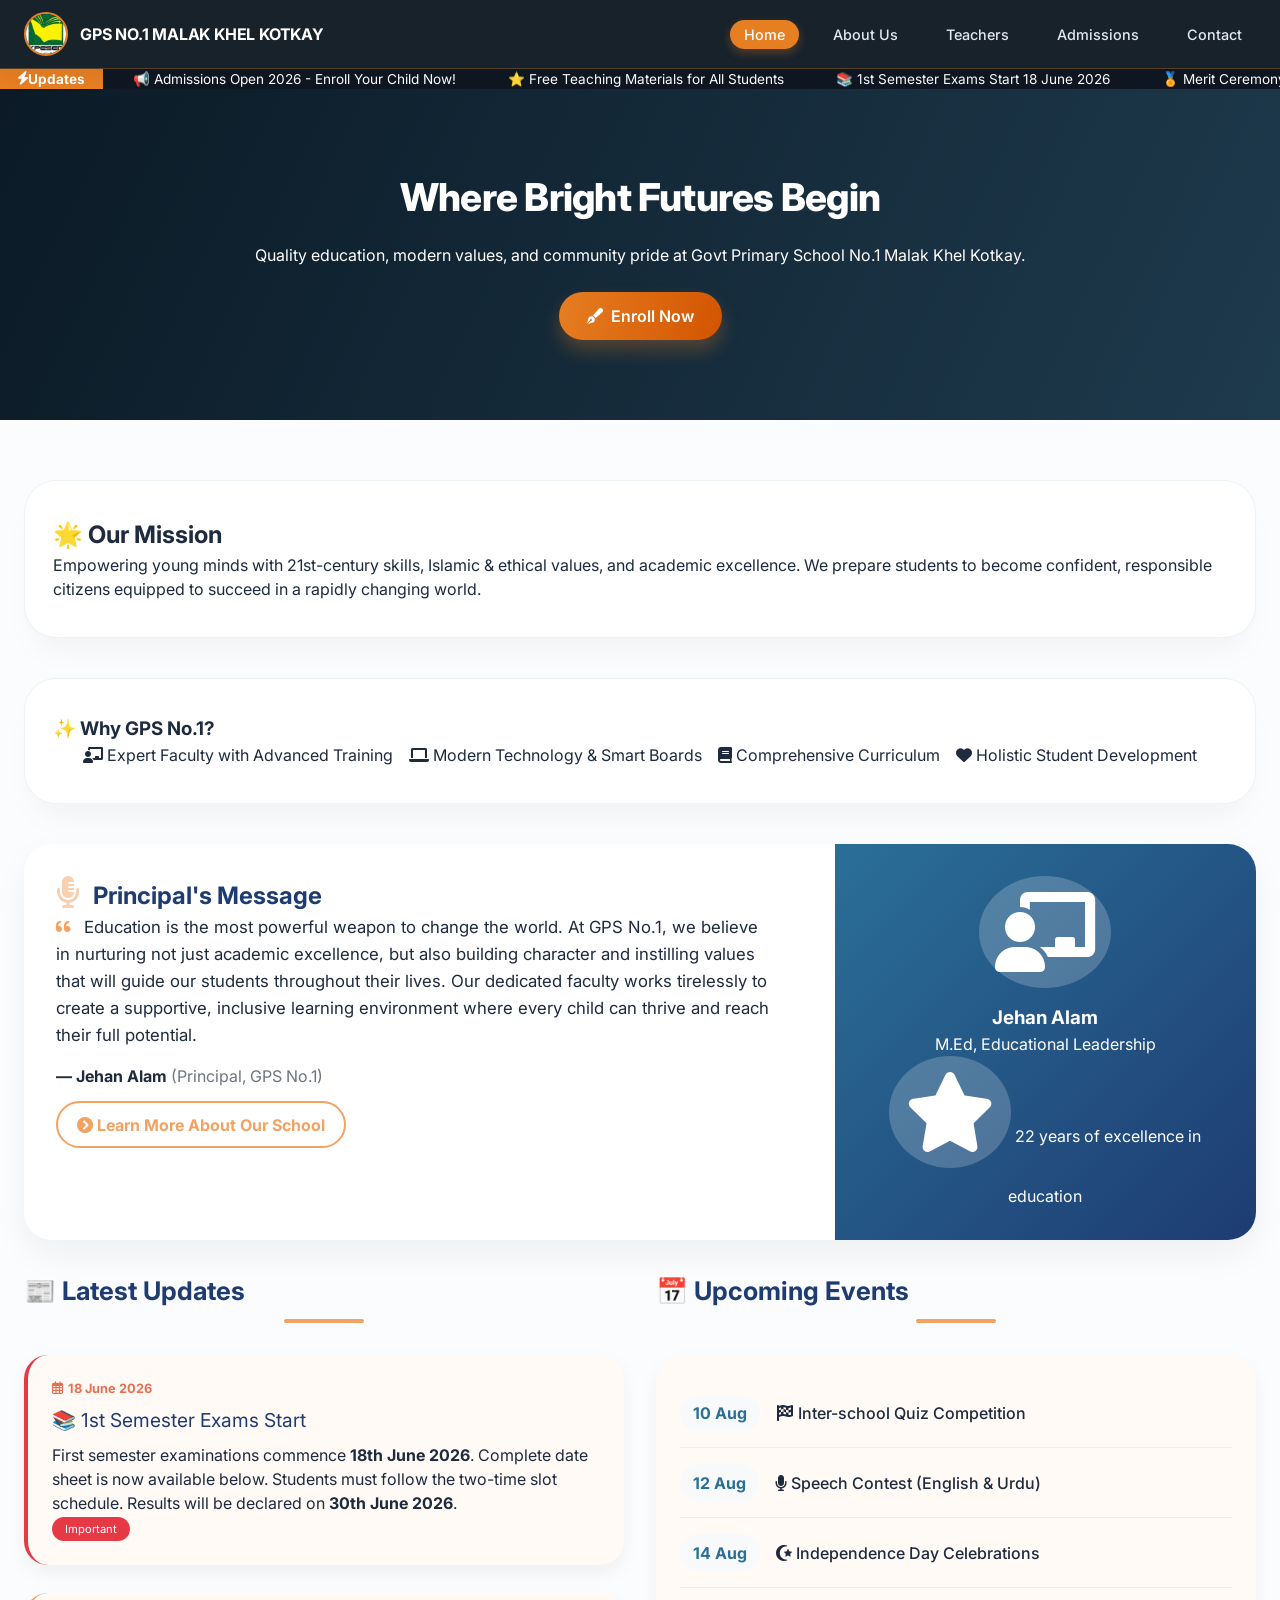
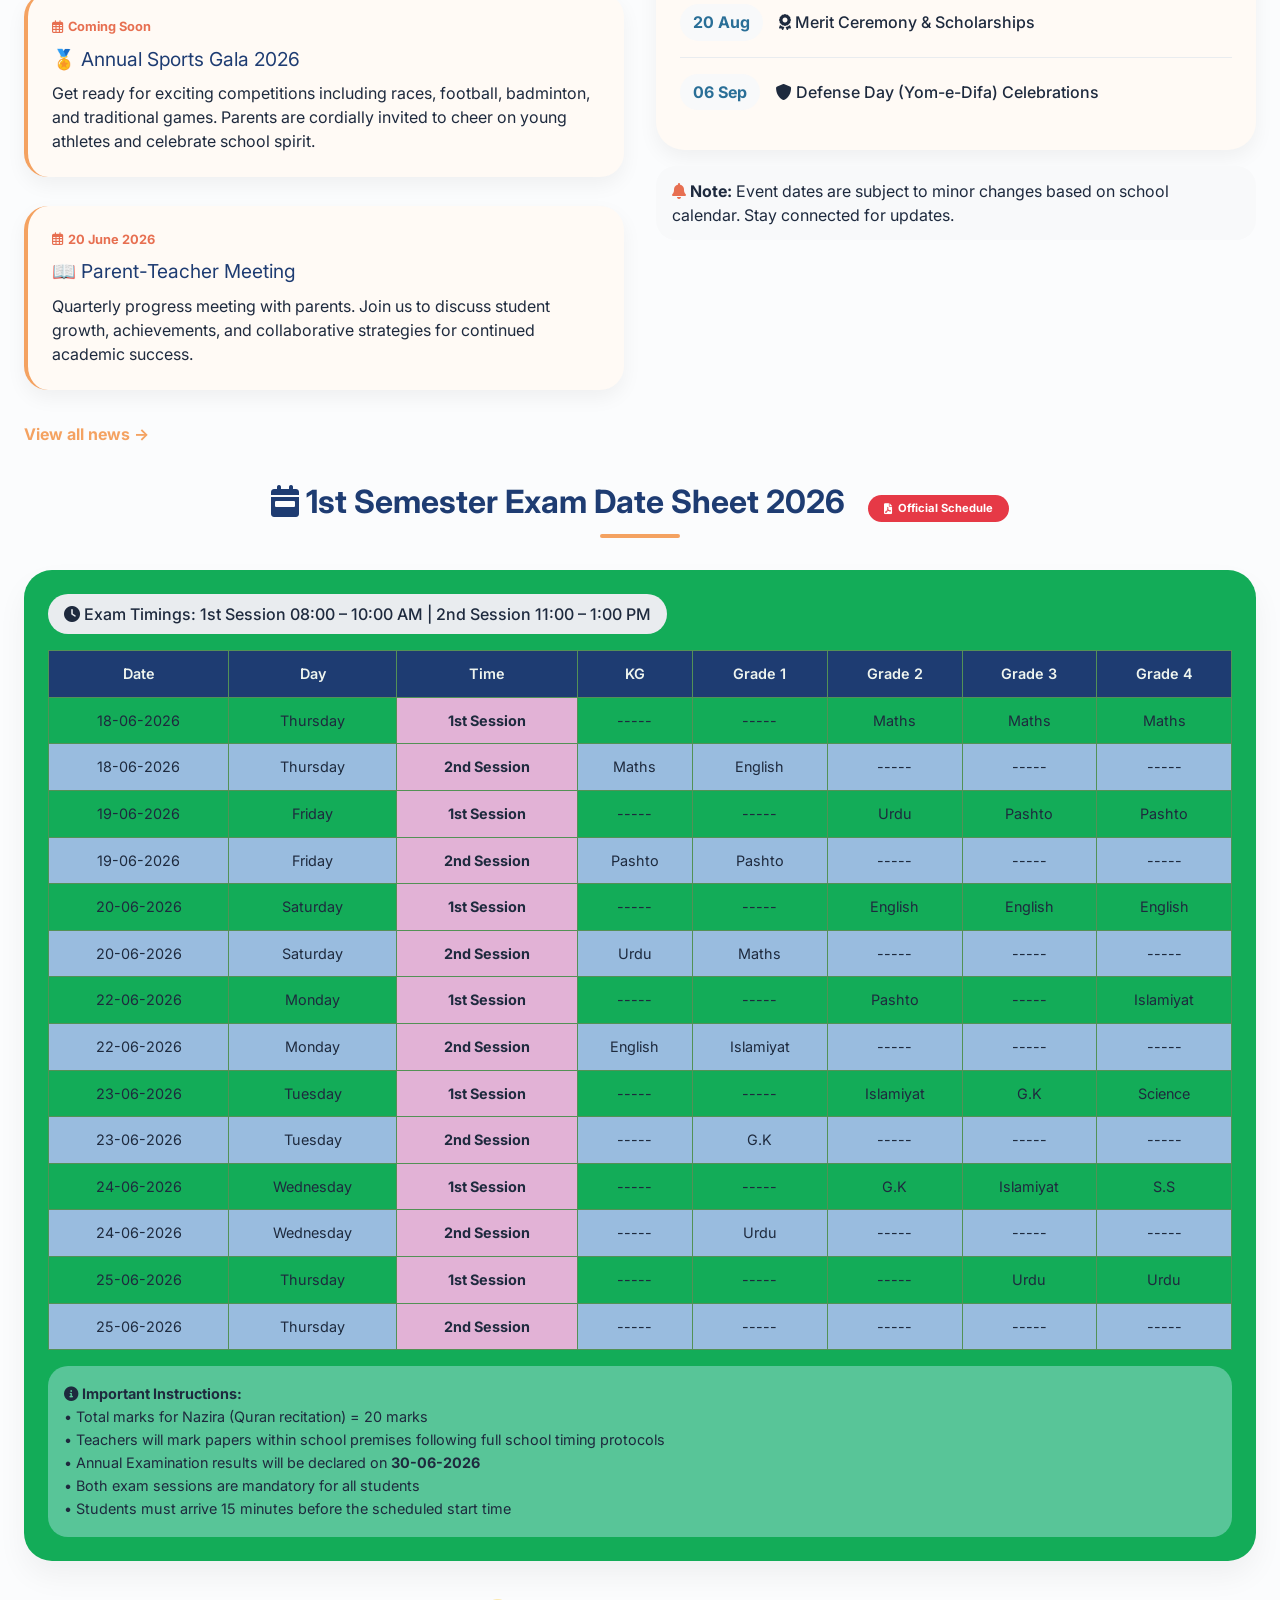
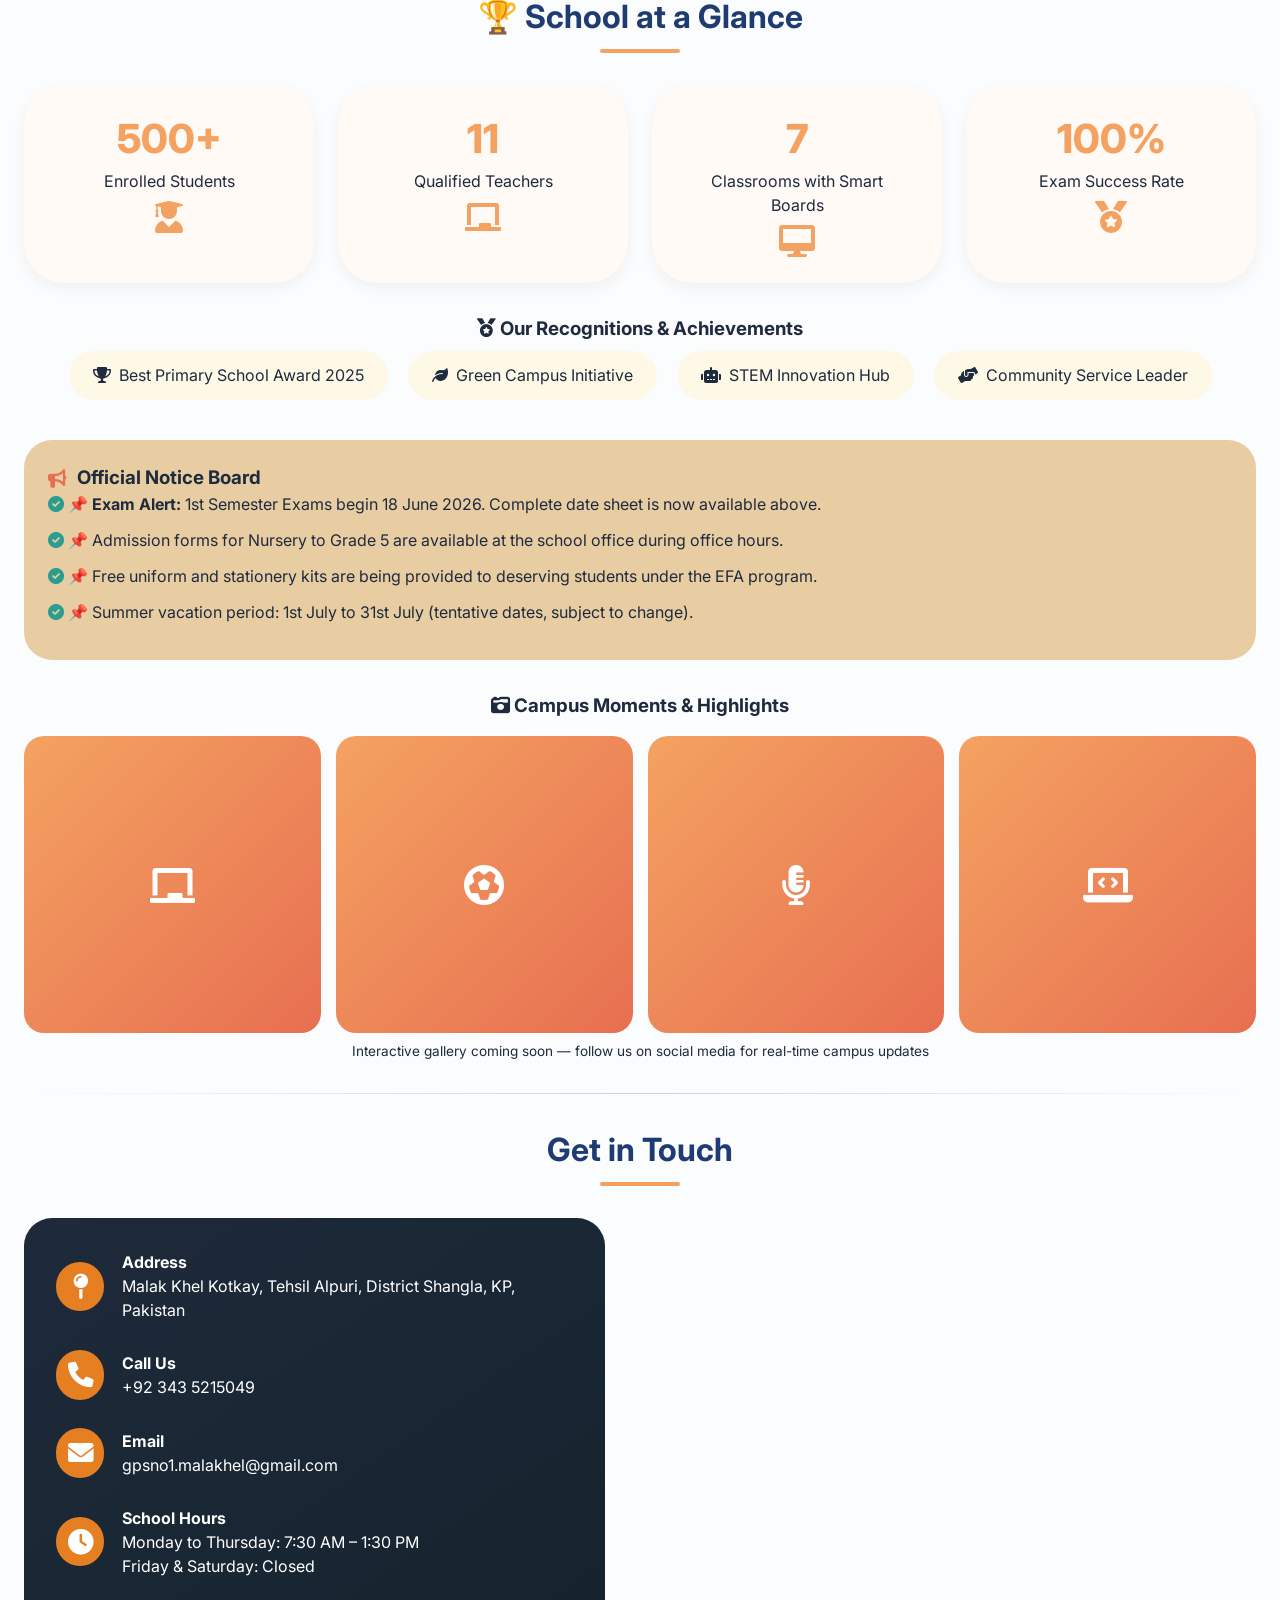
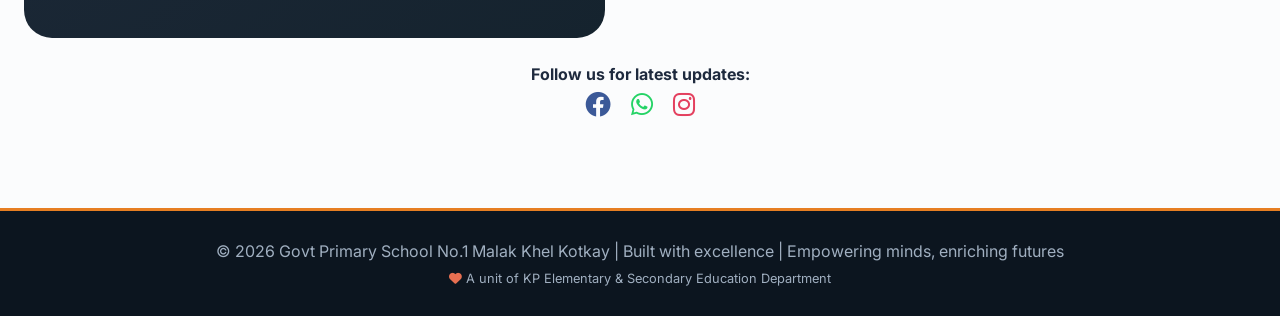
<file: index.html>
<!DOCTYPE html>
<html lang="en">
<head>
    <meta charset="UTF-8">
    <meta name="viewport" content="width=device-width, initial-scale=1.0, viewport-fit=cover">
    <title>GPS No.1 Malak Khel | Date Sheet & Updates</title>
    <link rel="stylesheet" href="style.css">
    <link rel="stylesheet" href="https://cdnjs.cloudflare.com/ajax/libs/font-awesome/6.0.0/css/all.min.css">
    <link rel="preconnect" href="https://fonts.googleapis.com">
    <link rel="preconnect" href="https://fonts.gstatic.com" crossorigin>
    <style>
        /* Additional styles to enhance new sections while respecting existing style.css */
        .section-title {
            font-size: 2rem;
            text-align: center;
            margin-bottom: 2rem;
            color: #1e3c72;
            position: relative;
            padding-bottom: 0.75rem;
        }
        .section-title:after {
            content: '';
            position: absolute;
            bottom: 0;
            left: 50%;
            transform: translateX(-50%);
            width: 80px;
            height: 4px;
            background: #f4a261;
            border-radius: 2px;
        }
        .principal-grid {
            display: flex;
            flex-wrap: wrap;
            gap: 2rem;
            background: #fff;
            border-radius: 28px;
            box-shadow: 0 15px 35px rgba(0,0,0,0.05);
            overflow: hidden;
            margin: 2rem 0;
        }
        .principal-message {
            flex: 2;
            padding: 2rem;
        }
        .principal-img {
            flex: 1;
            background: linear-gradient(135deg, #2a6f97, #1e3c72);
            display: flex;
            flex-direction: column;
            align-items: center;
            justify-content: center;
            padding: 2rem;
            text-align: center;
            color: white;
        }
        .principal-img i {
            font-size: 5rem;
            margin-bottom: 1rem;
            background: rgba(255,255,255,0.2);
            padding: 1rem;
            border-radius: 50%;
        }
        .quote-icon {
            font-size: 2rem;
            color: #f4a261;
            opacity: 0.5;
            margin-right: 0.5rem;
        }
        .news-grid {
            display: grid;
            grid-template-columns: repeat(auto-fit, minmax(280px, 1fr));
            gap: 1.8rem;
            margin: 2rem 0;
        }
        .news-card {
            background: #fffaf5;
            border-radius: 24px;
            padding: 1.5rem;
            box-shadow: 0 8px 20px rgba(0,0,0,0.05);
            transition: transform 0.2s ease;
            border-left: 4px solid #f4a261;
        }
        .news-card:hover {
            transform: translateY(-5px);
        }
        .news-date {
            font-size: 0.8rem;
            color: #e76f51;
            font-weight: bold;
            margin-bottom: 0.5rem;
            display: flex;
            align-items: center;
            gap: 0.3rem;
        }
        .news-title {
            font-size: 1.2rem;
            margin: 0.5rem 0;
            color: #1e3c72;
        }
        .event-list {
            background: #fffaf5;
            border-radius: 28px;
            padding: 1.5rem;
            box-shadow: 0 8px 20px rgba(0,0,0,0.05);
        }
        .event-item {
            display: flex;
            gap: 1rem;
            padding: 1rem 0;
            border-bottom: 1px solid #e9ecef;
            align-items: center;
        }
        .event-item:last-child {
            border-bottom: none;
        }
        .event-date {
            min-width: 70px;
            background: #f8f9fa;
            padding: 0.4rem 0.8rem;
            border-radius: 40px;
            font-weight: bold;
            color: #2a6f97;
            text-align: center;
        }
        .event-name {
            font-weight: 500;
        }
        .stats-container {
            display: flex;
            flex-wrap: wrap;
            justify-content: space-around;
            gap: 1.5rem;
            margin: 2rem 0;
            text-align: center;
        }
        .stat-card {
            background: #fffaf5;
            border-radius: 40px;
            padding: 1.5rem 2rem;
            flex: 1;
            min-width: 140px;
            box-shadow: 0 5px 15px rgba(0,0,0,0.05);
            transition: all 0.2s;
        }
        .stat-card:hover {
            transform: translateY(-3px);
            box-shadow: 0 8px 25px rgba(0,0,0,0.1);
        }
        .stat-card i {
            font-size: 2rem;
            color: #f4a261;
            margin-top: 0.5rem;
        }
        .stat-number {
            font-size: 2.5rem;
            font-weight: 800;
            color: #f4a261;
        }
        .achievements-badge {
            background: #fef9e6;
            padding: 0.8rem 1.5rem;
            border-radius: 60px;
            display: inline-flex;
            align-items: center;
            gap: 0.5rem;
            margin: 0.5rem;
        }
        .two-columns {
            display: grid;
            grid-template-columns: 1fr 1fr;
            gap: 2rem;
            margin: 2rem 0;
        }
        @media (max-width: 768px) {
            .two-columns {
                grid-template-columns: 1fr;
            }
            .principal-grid {
                flex-direction: column;
            }
            .stat-card {
                padding: 1rem;
            }
            .stats-container {
                flex-direction: column;
            }
        }
        .btn-outline {
            background: transparent;
            border: 2px solid #f4a261;
            color: #f4a261;
            padding: 0.6rem 1.2rem;
            border-radius: 40px;
            font-weight: bold;
            transition: 0.2s;
            display: inline-block;
            margin-top: 0.8rem;
            cursor: pointer;
            text-decoration: none;
        }
        .btn-outline:hover {
            background: #f4a261;
            color: white;
        }
        hr.divider {
            margin: 2rem 0;
            border: 0;
            height: 1px;
            background: linear-gradient(to right, transparent, #d6d0d0, transparent);
        }
        /* Date Sheet Table Styles */
        .datesheet-container {
            background: rgb(19, 172, 88);
            border-radius: 28px;
            padding: 1.5rem;
            box-shadow: 0 15px 30px rgba(0,0,0,0.05);
            overflow-x: auto;
            margin: 2rem 0;
        }
        .datesheet-table {
            width: 100%;
            border-collapse: collapse;
            font-size: 0.9rem;
            min-width: 700px;
        }
        .datesheet-table th, .datesheet-table td {
            border: 1px solid #539156;
            padding: 12px 8px;
            text-align: center;
            vertical-align: middle;
        }
        .datesheet-table th {
            background: #1e3c72;
            color: rgb(239, 245, 239);
            font-weight: 600;
        }
        .datesheet-table tr:nth-child(even) {
            background: #99bcdf;
        }
        .time-slot {
            background: #e2b2d6;
            font-weight: bold;
        }
        .exam-note {
            background: #58c598;
            padding: 1rem;
            border-radius: 20px;
            margin-top: 1rem;
            font-size: 0.9rem;
            line-height: 1.6;
        }
        .pdf-badge {
            display: inline-flex;
            align-items: center;
            gap: 6px;
            background: #e63946;
            color: white;
            padding: 0.3rem 1rem;
            border-radius: 40px;
            font-size: 0.7rem;
            margin-left: 1rem;
        }
        .timing-info {
            margin-bottom: 1rem;
            font-weight: 500;
            background: #e9ecef;
            padding: 0.5rem 1rem;
            border-radius: 40px;
            display: inline-block;
        }
        .gallery-grid {
            display: grid;
            grid-template-columns: repeat(auto-fit, minmax(120px, 1fr));
            gap: 15px;
            justify-content: center;
            margin-top: 1rem;
        }
        .gallery-item {
            background: linear-gradient(135deg, #f4a261, #e76f51);
            width: 100%;
            aspect-ratio: 1;
            border-radius: 20px;
            display: flex;
            align-items: center;
            justify-content: center;
            font-size: 2.5rem;
            color: white;
            transition: transform 0.2s;
        }
        .gallery-item:hover {
            transform: scale(1.05);
        }
    </style>
</head>
<body>

<nav class="navbar">
    <div class="logo-flex">
        <img src="logo.png" alt="GPS No.1 Logo" class="logo-img" onerror="this.src='https://placehold.co/45x45?text=GPS'">
        <span class="logo-text">GPS NO.1 MALAK KHEL KOTKAY</span>
    </div>
    <div class="mobile-toggle" onclick="toggleMenu()"><i class="fas fa-bars"></i></div>
    <ul class="nav-links" id="navMenu">
        <li class="active"><a href="index.html">Home</a></li>
        <li><a href="about.html">About Us</a></li>
        <li><a href="teachers.html">Teachers</a></li>
        <li><a href="admission.html">Admissions</a></li>
        <li><a href="#contact">Contact</a></li>
    </ul>
</nav>

<!-- Ticker with exam announcement -->
<div class="ticker-wrap">
    <div class="ticker-title"><i class="fas fa-bolt"></i> Updates</div>
    <div class="ticker-content">
        <div class="ticker-text">
            <span>📢 Admissions Open 2026 - Enroll Your Child Now!</span>
            <span>⭐ Free Teaching Materials for All Students</span>
            <span>📚 1st Semester Exams Start 18 June 2026</span>
            <span>🏅 Merit Ceremony & Scholarships Coming Soon</span>
        </div>
    </div>
</div>

<header class="hero-global">
    <h1>Where Bright Futures Begin</h1>
    <p>Quality education, modern values, and community pride at Govt Primary School No.1 Malak Khel Kotkay.</p>
    <a href="admission.html" class="cta-btn"><i class="fas fa-pen-fancy"></i> Enroll Now</a>
</header>

<main class="section-container">
    <!-- Mission & Why Us -->
    <div class="welcome-box">
        <h2>🌟 Our Mission</h2>
        <p>Empowering young minds with 21st-century skills, Islamic & ethical values, and academic excellence. We prepare students to become confident, responsible citizens equipped to succeed in a rapidly changing world.</p>
    </div>
    
    <div class="welcome-box">
        <h3>✨ Why GPS No.1?</h3>
        <div style="display:flex; flex-wrap:wrap; gap:16px; justify-content:center">
            <p><i class="fas fa-chalkboard-user"></i> Expert Faculty with Advanced Training</p>
            <p><i class="fas fa-laptop"></i> Modern Technology & Smart Boards</p>
            <p><i class="fas fa-book"></i> Comprehensive Curriculum</p>
            <p><i class="fas fa-heart"></i> Holistic Student Development</p>
        </div>
    </div>

    <!-- Principal's Message -->
    <div class="principal-grid">
        <div class="principal-message">
            <h2 style="color: #1e3c72;"><i class="fas fa-microphone-alt quote-icon"></i> Principal's Message</h2>
            <p style="font-size: 1.05rem; line-height: 1.6;"><i class="fas fa-quote-left" style="margin-right: 8px; color: #f4a261;"></i> Education is the most powerful weapon to change the world. At GPS No.1, we believe in nurturing not just academic excellence, but also building character and instilling values that will guide our students throughout their lives. Our dedicated faculty works tirelessly to create a supportive, inclusive learning environment where every child can thrive and reach their full potential.</p>
            <p style="margin-top: 1rem; font-weight: bold;">— Jehan Alam <span style="font-weight: normal; color: #6c757d;">(Principal, GPS No.1)</span></p>
            <a href="about.html" class="btn-outline"><i class="fas fa-chevron-circle-right"></i> Learn More About Our School</a>
        </div>
        <div class="principal-img">
            <i class="fas fa-chalkboard-user"></i>
            <h3>Jehan Alam</h3>
            <p>M.Ed, Educational Leadership</p>
            <p><i class="fas fa-star"></i> 22 years of excellence in education</p>
        </div>
    </div>

    <!-- Two columns: Latest News + Upcoming Events -->
    <div class="two-columns">
        <div>
            <h2 class="section-title" style="text-align: left; font-size: 1.6rem;">📰 Latest Updates</h2>
            <div class="news-grid" style="grid-template-columns: 1fr;">
                <div class="news-card" style="border-left-color: #e63946;">
                    <div class="news-date"><i class="far fa-calendar-alt"></i> 18 June 2026</div>
                    <div class="news-title">📚 1st Semester Exams Start</div>
                    <p>First semester examinations commence <strong>18th June 2026</strong>. Complete date sheet is now available below. Students must follow the two-time slot schedule. Results will be declared on <strong>30th June 2026</strong>.</p>
                    <span style="display: inline-block; background: #e63946; color: white; padding: 0.2rem 0.8rem; border-radius: 20px; font-size: 0.7rem;">Important</span>
                </div>
                <div class="news-card">
                    <div class="news-date"><i class="far fa-calendar-alt"></i> Coming Soon</div>
                    <div class="news-title">🏅 Annual Sports Gala 2026</div>
                    <p>Get ready for exciting competitions including races, football, badminton, and traditional games. Parents are cordially invited to cheer on young athletes and celebrate school spirit.</p>
                </div>
                <div class="news-card">
                    <div class="news-date"><i class="far fa-calendar-alt"></i> 20 June 2026</div>
                    <div class="news-title">📖 Parent-Teacher Meeting</div>
                    <p>Quarterly progress meeting with parents. Join us to discuss student growth, achievements, and collaborative strategies for continued academic success.</p>
                </div>
            </div>
            <a href="#" style="color:#f4a261; font-weight:bold; text-decoration: none;">View all news →</a>
        </div>
        <div>
            <h2 class="section-title" style="text-align: left; font-size: 1.6rem;">📅 Upcoming Events</h2>
            <div class="event-list">
                <div class="event-item"><div class="event-date">10 Aug</div><div class="event-name"><i class="fas fa-flag-checkered"></i> Inter-school Quiz Competition</div></div>
                <div class="event-item"><div class="event-date">12 Aug</div><div class="event-name"><i class="fas fa-microphone"></i> Speech Contest (English & Urdu)</div></div>
                <div class="event-item"><div class="event-date">14 Aug</div><div class="event-name"><i class="fas fa-star-and-crescent"></i> Independence Day Celebrations</div></div>
                <div class="event-item"><div class="event-date">20 Aug</div><div class="event-name"><i class="fas fa-award"></i> Merit Ceremony & Scholarships</div></div>
                <div class="event-item"><div class="event-date">06 Sep</div><div class="event-name"><i class="fas fa-shield-alt"></i> Defense Day (Yom-e-Difa) Celebrations</div></div>
            </div>
            <div style="margin-top: 1rem; background:#f8f9fa; border-radius: 20px; padding: 0.8rem 1rem;">
                <i class="fas fa-bell" style="color:#e76f51;"></i> <strong>Note:</strong> Event dates are subject to minor changes based on school calendar. Stay connected for updates.
            </div>
        </div>
    </div>

    <!-- ★ DATE SHEET SECTION (1st Semester Exam 2026) -->
    <h2 class="section-title" style="margin-top: 2rem;"><i class="fas fa-calendar-week"></i> 1st Semester Exam Date Sheet 2026 <span class="pdf-badge"><i class="fas fa-file-pdf"></i> Official Schedule</span></h2>
    <div class="datesheet-container">
        <div class="timing-info">
            <i class="fas fa-clock"></i> Exam Timings: 1st Session 08:00 – 10:00 AM | 2nd Session 11:00 – 1:00 PM
        </div>
        <div style="overflow-x: auto;">
            <table class="datesheet-table">
                <thead>
                    <tr>
                        <th>Date</th>
                        <th>Day</th>
                        <th>Time</th>
                        <th>KG</th>
                        <th>Grade 1</th>
                        <th>Grade 2</th>
                        <th>Grade 3</th>
                        <th>Grade 4</th>
                    </tr>
                </thead>
                <tbody>
                    <tr><td>18-06-2026</td><td>Thursday</td><td class="time-slot">1st Session</td><td>-----</td><td>-----</td><td>Maths</td><td>Maths</td><td>Maths</td></tr>
                    <tr><td>18-06-2026</td><td>Thursday</td><td class="time-slot">2nd Session</td><td>Maths</td><td>English</td><td>-----</td><td>-----</td><td>-----</td></tr>
                    <tr><td>19-06-2026</td><td>Friday</td><td class="time-slot">1st Session</td><td>-----</td><td>-----</td><td>Urdu</td><td>Pashto</td><td>Pashto</td></tr>
                    <tr><td>19-06-2026</td><td>Friday</td><td class="time-slot">2nd Session</td><td>Pashto</td><td>Pashto</td><td>-----</td><td>-----</td><td>-----</td></tr>
                    <tr><td>20-06-2026</td><td>Saturday</td><td class="time-slot">1st Session</td><td>-----</td><td>-----</td><td>English</td><td>English</td><td>English</td></tr>
                    <tr><td>20-06-2026</td><td>Saturday</td><td class="time-slot">2nd Session</td><td>Urdu</td><td>Maths</td><td>-----</td><td>-----</td><td>-----</td></tr>
                    <tr><td>22-06-2026</td><td>Monday</td><td class="time-slot">1st Session</td><td>-----</td><td>-----</td><td>Pashto</td><td>-----</td><td>Islamiyat</td></tr>
                    <tr><td>22-06-2026</td><td>Monday</td><td class="time-slot">2nd Session</td><td>English</td><td>Islamiyat</td><td>-----</td><td>-----</td><td>-----</td></tr>
                    <tr><td>23-06-2026</td><td>Tuesday</td><td class="time-slot">1st Session</td><td>-----</td><td>-----</td><td>Islamiyat</td><td>G.K</td><td>Science</td></tr>
                    <tr><td>23-06-2026</td><td>Tuesday</td><td class="time-slot">2nd Session</td><td>-----</td><td>G.K</td><td>-----</td><td>-----</td><td>-----</td></tr>
                    <tr><td>24-06-2026</td><td>Wednesday</td><td class="time-slot">1st Session</td><td>-----</td><td>-----</td><td>G.K</td><td>Islamiyat</td><td>S.S</td></tr>
                    <tr><td>24-06-2026</td><td>Wednesday</td><td class="time-slot">2nd Session</td><td>-----</td><td>Urdu</td><td>-----</td><td>-----</td><td>-----</td></tr>
                    <tr><td>25-06-2026</td><td>Thursday</td><td class="time-slot">1st Session</td><td>-----</td><td>-----</td><td>-----</td><td>Urdu</td><td>Urdu</td></tr>
                    <tr><td>25-06-2026</td><td>Thursday</td><td class="time-slot">2nd Session</td><td>-----</td><td>-----</td><td>-----</td><td>-----</td><td>-----</td></tr>
                </tbody>
            </table>
        </div>
        <div class="exam-note">
            <i class="fas fa-info-circle"></i> <strong>Important Instructions:</strong><br>
            • Total marks for Nazira (Quran recitation) = 20 marks<br>
            • Teachers will mark papers within school premises following full school timing protocols<br>
            • Annual Examination results will be declared on <strong>30-06-2026</strong><br>
            • Both exam sessions are mandatory for all students<br>
            • Students must arrive 15 minutes before the scheduled start time
        </div>
    </div>

    <!-- School Highlights & Stats -->
    <h2 class="section-title">🏆 School at a Glance</h2>
    <div class="stats-container">
        <div class="stat-card">
            <div class="stat-number">500+</div>
            <div>Enrolled Students</div>
            <i class="fas fa-user-graduate"></i>
        </div>
        <div class="stat-card">
            <div class="stat-number">11</div>
            <div>Qualified Teachers</div>
            <i class="fas fa-chalkboard"></i>
        </div>
        <div class="stat-card">
            <div class="stat-number">7</div>
            <div>Classrooms with Smart Boards</div>
            <i class="fas fa-desktop"></i>
        </div>
        <div class="stat-card">
            <div class="stat-number">100%</div>
            <div>Exam Success Rate</div>
            <i class="fas fa-medal"></i>
        </div>
    </div>

    <!-- Recognitions -->
    <div style="text-align: center; margin: 2rem 0;">
        <h3><i class="fas fa-medal"></i> Our Recognitions & Achievements</h3>
        <div>
            <span class="achievements-badge"><i class="fas fa-trophy"></i> Best Primary School Award 2025</span>
            <span class="achievements-badge"><i class="fas fa-leaf"></i> Green Campus Initiative</span>
            <span class="achievements-badge"><i class="fas fa-robot"></i> STEM Innovation Hub</span>
            <span class="achievements-badge"><i class="fas fa-hands-helping"></i> Community Service Leader</span>
        </div>
    </div>

    <!-- Notice Board -->
    <div style="background: #e9cda2; border-radius: 28px; padding: 1.5rem; margin: 2rem 0;">
        <h3 style="display: flex; align-items: center; gap: 10px;"><i class="fas fa-bullhorn" style="color:#e76f51;"></i> Official Notice Board</h3>
        <ul style="list-style: none; padding: 0;">
            <li style="margin-bottom: 12px;"><i class="fas fa-check-circle" style="color:#2a9d8f;"></i> 📌 <strong>Exam Alert:</strong> 1st Semester Exams begin 18 June 2026. Complete date sheet is now available above.</li>
            <li style="margin-bottom: 12px;"><i class="fas fa-check-circle" style="color:#2a9d8f;"></i> 📌 Admission forms for Nursery to Grade 5 are available at the school office during office hours.</li>
            <li style="margin-bottom: 12px;"><i class="fas fa-check-circle" style="color:#2a9d8f;"></i> 📌 Free uniform and stationery kits are being provided to deserving students under the EFA program.</li>
            <li style="margin-bottom: 12px;"><i class="fas fa-check-circle" style="color:#2a9d8f;"></i> 📌 Summer vacation period: 1st July to 31st July (tentative dates, subject to change).</li>
        </ul>
    </div>

    <!-- Gallery teaser -->
    <div style="text-align: center; margin: 2rem 0;">
        <h3><i class="fas fa-camera-retro"></i> Campus Moments & Highlights</h3>
        <div class="gallery-grid">
            <div class="gallery-item" title="Classroom Learning"><i class="fas fa-chalkboard"></i></div>
            <div class="gallery-item" title="Sports Activities"><i class="fas fa-futbol"></i></div>
            <div class="gallery-item" title="School Events"><i class="fas fa-microphone-alt"></i></div>
            <div class="gallery-item" title="Technology Lab"><i class="fas fa-laptop-code"></i></div>
        </div>
        <p style="margin-top: 0.5rem; font-size: 0.85rem;">Interactive gallery coming soon — follow us on social media for real-time campus updates</p>
    </div>

    <hr class="divider">

    <!-- Contact Section -->
    <section id="contact">
        <h2 class="section-title">Get in Touch</h2>
        <div class="contact-container">
            <div class="contact-info">
                <div class="info-item">
                    <i class="fas fa-map-pin"></i>
                    <div>
                        <h4>Address</h4>
                        <p>Malak Khel Kotkay, Tehsil Alpuri, District Shangla, KP, Pakistan</p>
                    </div>
                </div>
                <div class="info-item">
                    <i class="fas fa-phone"></i>
                    <div>
                        <h4>Call Us</h4>
                        <p><a href="tel:+923435215049" style="color: inherit; text-decoration: none;">+92 343 5215049</a></p>
                    </div>
                </div>
                <div class="info-item">
                    <i class="fas fa-envelope"></i>
                    <div>
                        <h4>Email</h4>
                        <p><a href="mailto:gpsno1.malakhel@gmail.com" style="color: inherit; text-decoration: none;">gpsno1.malakhel@gmail.com</a></p>
                    </div>
                </div>
                <div class="info-item">
                    <i class="fas fa-clock"></i>
                    <div>
                        <h4>School Hours</h4>
                        <p>Monday to Thursday: 7:30 AM – 1:30 PM<br>Friday & Saturday: Closed</p>
                    </div>
                </div>
            </div>
            <div class="contact-map">
                <iframe src="https://maps.google.com/maps?q=Malak%20Khel%20Kotkay,%20Shangla&t=&z=13&output=embed" width="100%" height="100%" style="border:0;" loading="lazy" allowfullscreen="" aria-label="GPS No.1 Location Map"></iframe>
            </div>
        </div>
    </section>

    <!-- Social Links -->
    <div style="text-align: center; margin: 1.5rem 0;">
        <p style="font-weight: bold;">Follow us for latest updates:</p>
        <div style="display: flex; gap: 20px; justify-content: center; font-size: 1.6rem;">
            <a href="https://facebook.com" title="Facebook" style="color:#3b5998; text-decoration: none;"><i class="fab fa-facebook"></i></a>
            <a href="https://whatsapp.com" title="WhatsApp" style="color:#25D366; text-decoration: none;"><i class="fab fa-whatsapp"></i></a>
            <a href="https://instagram.com" title="Instagram" style="color:#E4405F; text-decoration: none;"><i class="fab fa-instagram"></i></a>
        </div>
    </div>
</main>

<footer>
    <p>© 2026 Govt Primary School No.1 Malak Khel Kotkay | Built with excellence | Empowering minds, enriching futures</p>
    <p style="font-size: 0.8rem; margin-top: 6px;"><i class="fas fa-heart" style="color:#e76f51;"></i> A unit of KP Elementary & Secondary Education Department</p>
</footer>

<script>
    function toggleMenu() {
        document.getElementById('navMenu').classList.toggle('active');
    }
    
    // Smooth scrolling for anchor links
    document.querySelectorAll('a[href^="#"]').forEach(anchor => {
        anchor.addEventListener('click', function(e) {
            const target = document.querySelector(this.getAttribute('href'));
            if (target && this.getAttribute('href') !== '#') {
                e.preventDefault();
                target.scrollIntoView({ behavior: 'smooth' });
            }
        });
    });

    // Close mobile menu when link is clicked
    document.querySelectorAll('.nav-links a').forEach(link => {
        link.addEventListener('click', function() {
            document.getElementById('navMenu').classList.remove('active');
        });
    });
</script>
</body>
</html>
</file>
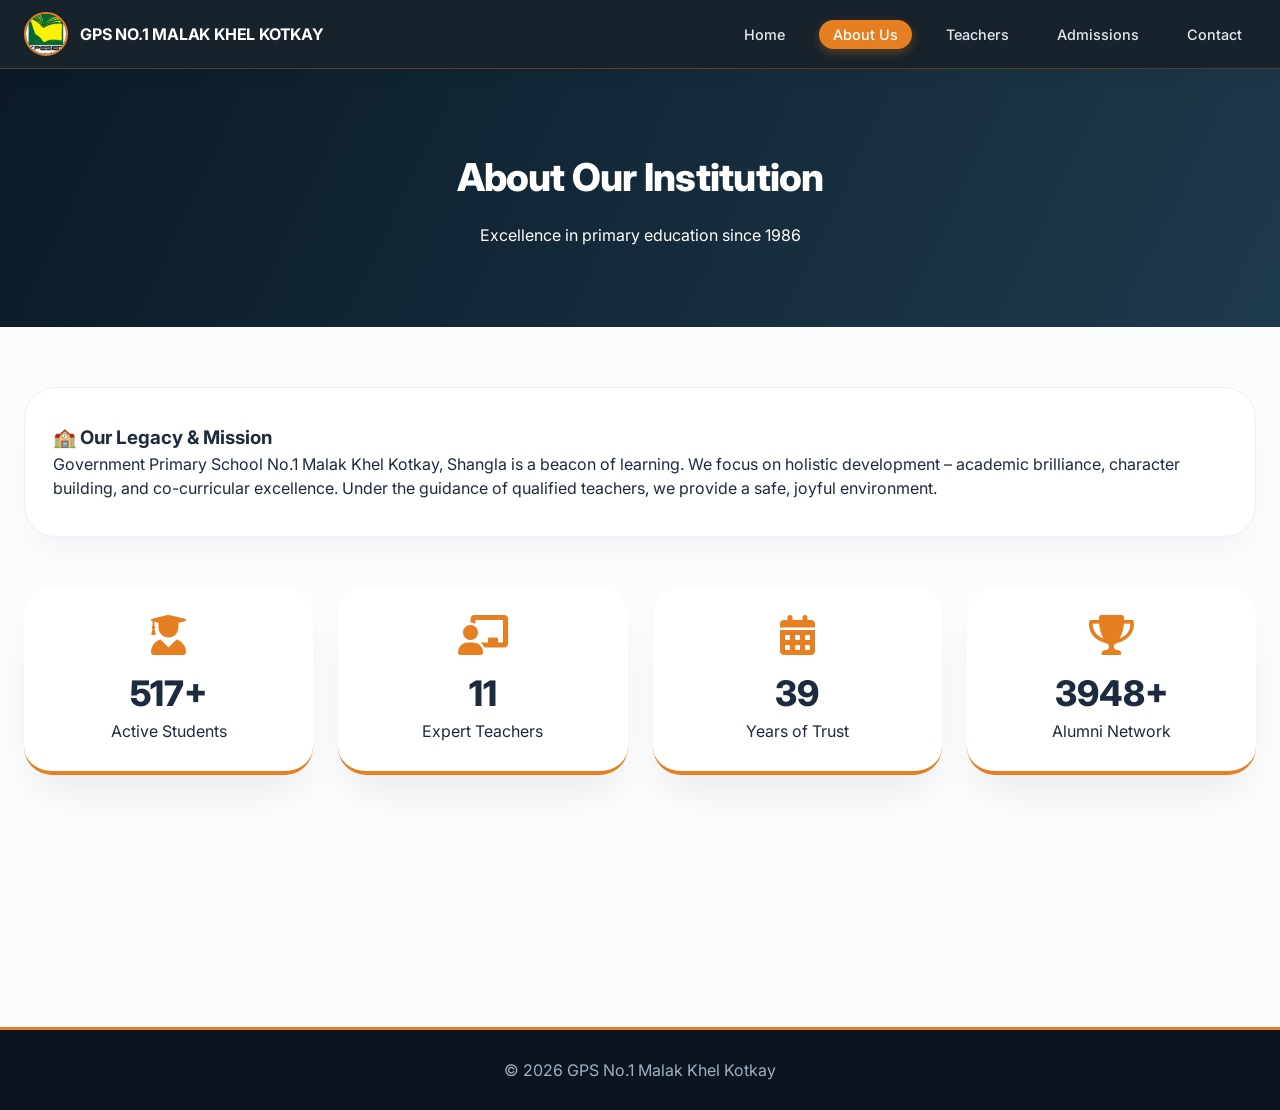
<file: about.html>
<!DOCTYPE html>
<html lang="en">
<head>
    <meta charset="UTF-8">
    <meta name="viewport" content="width=device-width, initial-scale=1.0">
    <title>About Us | GPS No.1 MALAK KHEL KOTKAY</title>
    <link rel="stylesheet" href="style.css">
    <link rel="stylesheet" href="https://cdnjs.cloudflare.com/ajax/libs/font-awesome/6.0.0/css/all.min.css">
    <style>
        .stats-flex { display: flex; flex-wrap: wrap; gap: 25px; justify-content: center; margin: 50px 0; }
        .stat-glow { background: white; border-radius: 28px; padding: 28px 20px; text-align: center; flex: 1; min-width: 160px; box-shadow: 0 25px 40px -12px rgba(0,0,0,0.08); border-bottom: 4px solid #e67e22; transition: 0.2s; }
        .stat-glow i { font-size: 2.5rem; color: #e67e22; margin-bottom: 12px; }
        .stat-glow h3 { font-size: 2.2rem; font-weight: 800; }
        @media (max-width:600px){ .stat-glow h3{ font-size: 1.8rem; } }
    </style>
</head>
<body>
<nav class="navbar"><div class="logo-flex"><img src="logo.png" class="logo-img" alt="logo"><span class="logo-text">GPS NO.1 MALAK KHEL KOTKAY</span></div><div class="mobile-toggle" onclick="toggleMenu()"><i class="fas fa-bars"></i></div><ul class="nav-links" id="navMenu"><li><a href="index.html">Home</a></li><li class="active"><a href="about.html">About Us</a></li><li><a href="teachers.html">Teachers</a></li><li><a href="admission.html">Admissions</a></li><li><a href="index.html#contact">Contact</a></li></ul></nav>
<div class="hero-global"><h1>About Our Institution</h1><p>Excellence in primary education since 1986</p></div>
<main class="section-container">
    <div class="welcome-box"><h3>🏫 Our Legacy & Mission</h3><p>Government Primary School No.1 Malak Khel Kotkay, Shangla is a beacon of learning. We focus on holistic development – academic brilliance, character building, and co-curricular excellence. Under the guidance of qualified teachers, we provide a safe, joyful environment.</p></div>
    <div class="stats-flex">
        <div class="stat-glow"><i class="fas fa-user-graduate"></i><h3><span class="counter" data-target="620">0</span>+</h3><p>Active Students</p></div>
        <div class="stat-glow"><i class="fas fa-chalkboard-user"></i><h3><span class="counter" data-target="11">0</span></h3><p>Expert Teachers</p></div>
        <div class="stat-glow"><i class="fas fa-calendar-alt"></i><h3><span class="counter" data-target="39">0</span></h3><p>Years of Trust</p></div>
        <div class="stat-glow"><i class="fas fa-trophy"></i><h3><span class="counter" data-target="5000">0</span>+</h3><p>Alumni Network</p></div>
    </div>
</main>
<footer><p>© 2026 GPS No.1 Malak Khel Kotkay</p></footer>
<script>
    function toggleMenu(){document.getElementById('navMenu').classList.toggle('active');}
    const counters = document.querySelectorAll('.counter');
    const startCount = () => { counters.forEach(c => { const target = +c.dataset.target; let current = 0; const inc = Math.ceil(target/60); const update = () => { current += inc; if(current >= target) c.innerText = target; else { c.innerText = current; setTimeout(update, 25); } }; update(); }); };
    window.addEventListener('load', startCount);
</script>
</body>
</html>
</file>
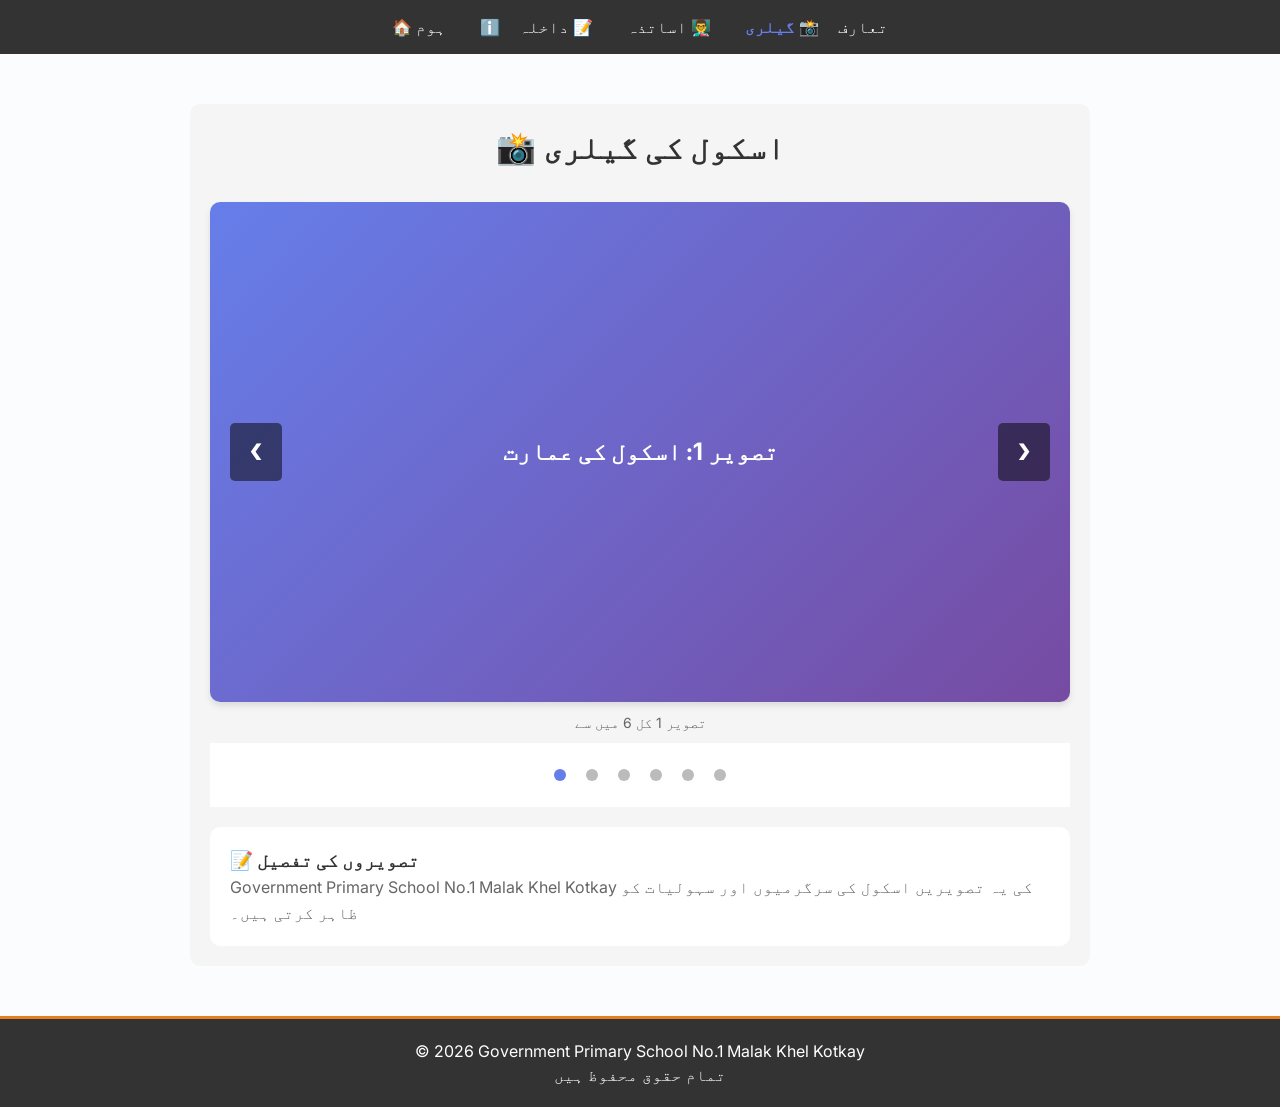
<file: gallery.html>
<!DOCTYPE html>
<html lang="ur">
<head>
    <meta charset="UTF-8">
    <meta name="viewport" content="width=device-width, initial-scale=1.0">
    <title>گیلری - Government Primary School No.1 Malak Khel Kotkay</title>
    <link rel="stylesheet" href="style.css">
    <style>
        /* Slideshow Styles */
        .gallery-container {
            max-width: 900px;
            margin: 50px auto;
            padding: 20px;
            background: #f5f5f5;
            border-radius: 10px;
        }

        .gallery-title {
            text-align: center;
            font-size: 32px;
            color: #333;
            margin-bottom: 30px;
            font-weight: bold;
        }

        .slideshow-wrapper {
            position: relative;
            background: white;
            border-radius: 10px;
            overflow: hidden;
            box-shadow: 0 4px 6px rgba(0, 0, 0, 0.1);
        }

        .slide {
            display: none;
            width: 100%;
            height: 500px;
            background-color: #f0f0f0;
            animation: fadeIn 0.5s;
        }

        .slide.active {
            display: flex;
            align-items: center;
            justify-content: center;
        }

        .slide img {
            width: 100%;
            height: 100%;
            object-fit: cover;
        }

        .slide-placeholder {
            width: 100%;
            height: 100%;
            display: flex;
            align-items: center;
            justify-content: center;
            background: linear-gradient(135deg, #667eea 0%, #764ba2 100%);
            color: white;
            font-size: 24px;
            font-weight: bold;
        }

        @keyframes fadeIn {
            from { opacity: 0; }
            to { opacity: 1; }
        }

        /* Navigation Buttons */
        .slide-button {
            position: absolute;
            top: 50%;
            transform: translateY(-50%);
            background-color: rgba(0, 0, 0, 0.5);
            color: white;
            border: none;
            padding: 15px 20px;
            font-size: 24px;
            cursor: pointer;
            border-radius: 5px;
            transition: background-color 0.3s;
            z-index: 100;
        }

        .slide-button:hover {
            background-color: rgba(0, 0, 0, 0.8);
        }

        .prev {
            left: 20px;
        }

        .next {
            right: 20px;
        }

        /* Dots/Indicators */
        .dots-container {
            text-align: center;
            padding: 20px;
            background: white;
        }

        .dot {
            height: 12px;
            width: 12px;
            margin: 0 8px;
            background-color: #bbb;
            border-radius: 50%;
            display: inline-block;
            cursor: pointer;
            transition: background-color 0.3s;
        }

        .dot.active {
            background-color: #667eea;
        }

        .dot:hover {
            background-color: #764ba2;
        }

        /* Counter */
        .slide-counter {
            text-align: center;
            padding: 10px;
            color: #666;
            font-size: 14px;
        }

        /* Thumbnail Selector */
        .thumbnails-section {
            padding: 20px;
            background: white;
            text-align: center;
        }

        .thumbnails-section h3 {
            margin-bottom: 15px;
            color: #333;
        }

        .thumbnail {
            display: inline-block;
            width: 80px;
            height: 80px;
            margin: 5px;
            cursor: pointer;
            border: 3px solid transparent;
            border-radius: 5px;
            transition: border-color 0.3s;
            overflow: hidden;
        }

        .thumbnail img {
            width: 100%;
            height: 100%;
            object-fit: cover;
        }

        .thumbnail:hover {
            border-color: #667eea;
        }

        .thumbnail.active {
            border-color: #667eea;
            box-shadow: 0 0 10px rgba(102, 126, 234, 0.5);
        }

        /* Responsive */
        @media (max-width: 768px) {
            .slide {
                height: 300px;
            }

            .gallery-title {
                font-size: 24px;
            }

            .slide-button {
                padding: 10px 15px;
                font-size: 18px;
            }
        }
    </style>
</head>
<body>
    <!-- Navigation -->
    <nav style="background-color: #333; padding: 15px; text-align: center;">
        <a href="index.html" style="color: white; margin: 0 15px; text-decoration: none;">🏠 ہوم</a>
        <a href="about.html" style="color: white; margin: 0 15px; text-decoration: none;">ℹ️ تعارف</a>
        <a href="gallery.html" style="color: #667eea; margin: 0 15px; text-decoration: none; font-weight: bold;">📸 گیلری</a>
        <a href="teachers.html" style="color: white; margin: 0 15px; text-decoration: none;">👨‍🏫 اساتذہ</a>
        <a href="admission.html" style="color: white; margin: 0 15px; text-decoration: none;">📝 داخلہ</a>
    </nav>

    <!-- Gallery Container -->
    <div class="gallery-container">
        <h1 class="gallery-title">📸 اسکول کی گیلری</h1>

        <!-- Slideshow -->
        <div class="slideshow-wrapper">
            <!-- Slides -->
            <div class="slide active">
                <div class="slide-placeholder">تصویر 1: اسکول کی عمارت</div>
            </div>
            <div class="slide">
                <div class="slide-placeholder">تصویر 2: کلاس رومز</div>
            </div>
            <div class="slide">
                <div class="slide-placeholder">تصویر 3: کھیل کا میدان</div>
            </div>
            <div class="slide">
                <div class="slide-placeholder">تصویر 4: لائبریری</div>
            </div>
            <div class="slide">
                <div class="slide-placeholder">تصویر 5: تقریب</div>
            </div>
            <div class="slide">
                <div class="slide-placeholder">تصویر 6: سالانہ میل</div>
            </div>

            <!-- Navigation Buttons -->
            <button class="slide-button prev" onclick="changeSlide(-1)">❮</button>
            <button class="slide-button next" onclick="changeSlide(1)">❯</button>
        </div>

        <!-- Slide Counter -->
        <div class="slide-counter">
            تصویر <span id="currentSlide">1</span> کل <span id="totalSlides">6</span> میں سے
        </div>

        <!-- Dots/Indicators -->
        <div class="dots-container">
            <span class="dot active" onclick="currentSlide(1)"></span>
            <span class="dot" onclick="currentSlide(2)"></span>
            <span class="dot" onclick="currentSlide(3)"></span>
            <span class="dot" onclick="currentSlide(4)"></span>
            <span class="dot" onclick="currentSlide(5)"></span>
            <span class="dot" onclick="currentSlide(6)"></span>
        </div>

        <!-- Description -->
        <div style="background: white; padding: 20px; margin-top: 20px; border-radius: 10px;">
            <h3 style="color: #333;">📝 تصویروں کی تفصیل</h3>
            <p id="slideDescription" style="color: #666; line-height: 1.6;">
                Government Primary School No.1 Malak Khel Kotkay کی یہ تصویریں اسکول کی سرگرمیوں اور سہولیات کو ظاہر کرتی ہیں۔
            </p>
        </div>
    </div>

    <!-- Footer -->
    <footer style="background-color: #333; color: white; text-align: center; padding: 20px; margin-top: 50px;">
        <p>© 2026 Government Primary School No.1 Malak Khel Kotkay</p>
        <p>تمام حقوق محفوظ ہیں</p>
    </footer>

    <script>
        let slideIndex = 1;
        const totalSlides = 6;

        // Slide descriptions
        const descriptions = {
            1: "تصویر 1: اسکول کی خوبصورت عمارت اور اس کا باہری منظر۔",
            2: "تصویر 2: جدید کلاس رومز جہاں بچے تعلیم حاصل کرتے ہیں۔",
            3: "تصویر 3: کھیل کا میدان جہاں بچے کھیل کود کا شوق پورا کرتے ہیں۔",
            4: "تصویر 4: لائبریری جہاں بچے کتابوں کا مطالعہ کرتے ہیں۔",
            5: "تصویر 5: سالانہ تقریب میں بچوں کی شرکت۔",
            6: "تصویر 6: سالانہ میل میں شرکت اور پروگرام۔"
        };

        // Change slide function
        function changeSlide(n) {
            showSlide(slideIndex += n);
        }

        // Current slide function
        function currentSlide(n) {
            showSlide(slideIndex = n);
        }

        // Show slide function
        function showSlide(n) {
            const slides = document.querySelectorAll('.slide');
            const dots = document.querySelectorAll('.dot');

            if (n > slides.length) {
                slideIndex = 1;
            }
            if (n < 1) {
                slideIndex = slides.length;
            }

            // Hide all slides
            slides.forEach(slide => {
                slide.classList.remove('active');
            });

            // Remove active class from all dots
            dots.forEach(dot => {
                dot.classList.remove('active');
            });

            // Show current slide
            slides[slideIndex - 1].classList.add('active');
            dots[slideIndex - 1].classList.add('active');

            // Update counter
            document.getElementById('currentSlide').textContent = slideIndex;
            document.getElementById('totalSlides').textContent = totalSlides;

            // Update description
            document.getElementById('slideDescription').textContent = descriptions[slideIndex];
        }

        // Auto-advance slideshow every 5 seconds
        setInterval(() => {
            changeSlide(1);
        }, 5000);
    </script>
</body>
</html>
</file>
<file: style.css>
/* ========== GLOBAL RESET & VARIABLES ========== */
@import url('https://fonts.googleapis.com/css2?family=Inter:opsz,wght@14..32,300;14..32,400;14..32,500;14..32,600;14..32,700&display=swap');

* {
    margin: 0;
    padding: 0;
    box-sizing: border-box;
}

body {
    font-family: 'Inter', sans-serif;
    background-color: #fbfcfd;
    color: #1e2a3e;
    line-height: 1.5;
    scroll-behavior: smooth;
}

/* ========== MAIN CONTENT ========== */
main {
    background-color: #fbfcfd;
    min-height: calc(100vh - 200px);
    padding: 20px 0;
}

/* ========== MODERN NAVBAR (STICKY, GLASS) ========== */
.navbar {
    display: flex;
    justify-content: space-between;
    align-items: center;
    background: rgba(15, 25, 35, 0.96);
    backdrop-filter: blur(12px);
    padding: 12px 24px;
    position: sticky;
    top: 0;
    z-index: 1000;
    border-bottom: 1px solid rgba(230, 126, 34, 0.3);
    box-shadow: 0 6px 18px rgba(0,0,0,0.05);
}

.logo-flex {
    display: flex;
    align-items: center;
    gap: 12px;
}

.logo-img {
    height: 44px;
    width: 44px;
    border-radius: 50%;
    object-fit: cover;
    border: 2px solid #e67e22;
    background: white;
}

.logo-text {
    font-weight: 700;
    font-size: 1rem;
    color: white;
    letter-spacing: -0.2px;
}

.nav-links {
    list-style: none;
    display: flex;
    gap: 20px;
}

.nav-links a {
    color: #e2e8f0;
    text-decoration: none;
    font-weight: 500;
    font-size: 0.9rem;
    padding: 6px 14px;
    border-radius: 40px;
    transition: all 0.2s ease;
}

.nav-links a:hover,
.nav-links li.active a {
    background: #e67e22;
    color: white;
    box-shadow: 0 4px 10px rgba(230,126,34,0.3);
}

.mobile-toggle {
    display: none;
    font-size: 1.7rem;
    color: white;
    cursor: pointer;
}

@media (max-width: 780px) {
    .navbar { padding: 12px 20px; }
    .mobile-toggle { display: block; }
    .nav-links {
        display: none;
        flex-direction: column;
        width: 100%;
        background: #0f1922;
        position: absolute;
        top: 68px;
        left: 0;
        padding: 20px;
        gap: 15px;
        border-radius: 0 0 24px 24px;
        backdrop-filter: blur(16px);
        border-top: 1px solid #e67e22;
    }
    .nav-links.active { display: flex; }
    .logo-text { font-size: 0.85rem; }
}

/* ========== GLOBAL HERO ========== */
.hero-global {
    background: linear-gradient(115deg, #0b1a26 0%, #1e3a4d 100%), url('https://images.unsplash.com/photo-1509062522246-3755977927d7?auto=format&fit=crop&w=1350&q=80');
    background-size: cover;
    background-blend-mode: overlay;
    padding: 80px 20px;
    text-align: center;
    color: white;
}

.hero-global h1 {
    font-size: 2.4rem;
    font-weight: 800;
    letter-spacing: -0.02em;
    margin-bottom: 16px;
}

@media (max-width: 640px) {
    .hero-global h1 { font-size: 1.9rem; }
}

/* ========== BUTTONS & CARDS ========== */
.cta-btn {
    display: inline-flex;
    align-items: center;
    gap: 8px;
    background: linear-gradient(105deg, #e67e22, #d35400);
    padding: 12px 28px;
    border-radius: 60px;
    font-weight: 600;
    color: white;
    text-decoration: none;
    margin-top: 25px;
    transition: 0.2s;
    box-shadow: 0 10px 18px rgba(230,126,34,0.3);
}

.cta-btn:hover {
    transform: translateY(-3px);
    box-shadow: 0 20px 25px -8px rgba(230,126,34,0.5);
}

.section-container {
    max-width: 1280px;
    margin: 0 auto;
    padding: 60px 24px;
}

.welcome-box {
    background: white;
    border-radius: 32px;
    padding: 36px 28px;
    box-shadow: 0 20px 35px -12px rgba(0,0,0,0.05);
    margin-bottom: 40px;
    transition: 0.2s;
    border: 1px solid #edf2f7;
}

.section-title {
    font-size: 2rem;
    font-weight: 700;
    text-align: center;
    margin-bottom: 48px;
    position: relative;
}

.section-title:after {
    content: '';
    display: block;
    width: 70px;
    height: 4px;
    background: #e67e22;
    margin: 12px auto 0;
    border-radius: 4px;
}

/* CONTACT */
.contact-container {
    display: flex;
    gap: 30px;
    flex-wrap: wrap;
}
.contact-info {
    flex: 1;
    background: linear-gradient(145deg, #1e2a3a, #15232e);
    padding: 32px;
    border-radius: 28px;
    color: white;
}
.contact-map {
    flex: 1.2;
    border-radius: 28px;
    overflow: hidden;
    min-height: 280px;
}
.info-item {
    display: flex;
    gap: 18px;
    margin-bottom: 28px;
    align-items: center;
}
.info-item i {
    font-size: 1.6rem;
    background: #e67e22;
    padding: 12px;
    border-radius: 60px;
    width: 48px;
    text-align: center;
    color: white;
}

/* TICKER */
.ticker-wrap {
    display: flex;
    background: #0f1722;
    color: white;
    overflow: hidden;
    font-size: 0.85rem;
}
.ticker-title {
    background: #e67e22;
    padding: 0 18px;
    display: flex;
    align-items: center;
    font-weight: bold;
    color: white;
}
.ticker-text {
    white-space: nowrap;
    animation: scrollTicker 22s linear infinite;
    padding-left: 30px;
}
.ticker-text span { margin-right: 48px; }
@keyframes scrollTicker {
    0% { transform: translateX(0); }
    100% { transform: translateX(-50%); }
}

/* ========== TEACHER CARDS ========== */
.teacher-grid-premium {
    display: grid;
    grid-template-columns: repeat(auto-fill, minmax(290px, 1fr));
    gap: 35px;
    margin: 50px auto;
    max-width: 1400px;
    padding: 0 24px;
}

.teacher-card-premium {
    background: rgba(255, 255, 255, 0.95);
    backdrop-filter: blur(2px);
    border-radius: 40px;
    padding: 28px 20px 32px;
    text-align: center;
    transition: all 0.35s cubic-bezier(0.2, 0.9, 0.4, 1.1);
    box-shadow: 0 20px 35px -12px rgba(0, 0, 0, 0.08);
    border: 1px solid rgba(230, 126, 34, 0.15);
    position: relative;
    z-index: 1;
}

.teacher-card-premium::before {
    content: '';
    position: absolute;
    inset: 0;
    border-radius: 40px;
    padding: 2px;
    background: linear-gradient(135deg, #e67e22, #f39c12);
    -webkit-mask: linear-gradient(#fff 0 0) content-box, linear-gradient(#fff 0 0);
    mask: linear-gradient(#fff 0 0) content-box, linear-gradient(#fff 0 0);
    -webkit-mask-composite: xor;
    mask-composite: exclude;
    opacity: 0;
    transition: opacity 0.4s;
    pointer-events: none;
}

.teacher-card-premium:hover::before {
    opacity: 1;
}

.teacher-card-premium:hover {
    transform: translateY(-12px);
    box-shadow: 0 30px 45px -15px rgba(230, 126, 34, 0.25);
    border-color: #e67e22;
}

.teacher-img-premium {
    width: 130px;
    height: 130px;
    margin: 0 auto 18px;
    background: linear-gradient(145deg, #f8f9fc, #eef2f8);
    border-radius: 50%;
    display: flex;
    align-items: center;
    justify-content: center;
    overflow: hidden;
    border: 4px solid white;
    box-shadow: 0 12px 22px -8px rgba(0,0,0,0.2);
    transition: 0.3s;
}

.teacher-card-premium:hover .teacher-img-premium {
    border-color: #e67e22;
    transform: scale(1.02);
}

.teacher-img-premium img {
    width: 100%;
    height: 100%;
    object-fit: cover;
}

.teacher-name {
    font-size: 1.5rem;
    font-weight: 700;
    margin: 10px 0 5px;
    color: #1e293b;
}

.teacher-badge {
    display: inline-block;
    background: #fff1e6;
    color: #e67e22;
    padding: 6px 18px;
    border-radius: 40px;
    font-size: 0.75rem;
    font-weight: 700;
    letter-spacing: 0.3px;
    margin: 12px 0 10px;
    text-transform: uppercase;
}

.headmaster-badge {
    background: linear-gradient(95deg, #e67e22, #d35400);
    color: white;
    box-shadow: 0 4px 12px rgba(230,126,34,0.3);
}

.teacher-qualif {
    font-size: 0.85rem;
    color: #2c3e50;
    margin: 8px 0;
    display: flex;
    align-items: center;
    justify-content: center;
    gap: 10px;
    flex-wrap: wrap;
    border-top: 1px solid #eef2f8;
    padding-top: 18px;
    margin-top: 16px;
}

.qualif-item {
    background: #f8fafc;
    padding: 5px 12px;
    border-radius: 30px;
    font-size: 0.75rem;
    font-weight: 500;
    color: #1e293b;
}

.qualif-item i {
    color: #e67e22;
    margin-right: 6px;
}

.teacher-experience {
    font-size: 0.8rem;
    color: #475569;
    margin-top: 12px;
    display: flex;
    justify-content: center;
    gap: 16px;
}

.teacher-experience span i {
    color: #f1c40f;
}

/* FADE UP ANIMATION */
.fade-up {
    animation: fadeUp 0.6s ease-out;
}

@keyframes fadeUp {
    from { 
        opacity: 0; 
        transform: translateY(20px); 
    }
    to { 
        opacity: 1; 
        transform: translateY(0); 
    }
}

/* HERO PREMIUM (Teachers) */
.teachers-hero-premium {
    background: linear-gradient(125deg, #0b1c2a 0%, #1e3a4d 100%);
    padding: 70px 20px;
    text-align: center;
    color: white;
    position: relative;
    overflow: hidden;
}

.teachers-hero-premium h1 {
    font-size: 2.8rem;
    font-weight: 800;
    letter-spacing: -0.02em;
}

.teachers-hero-premium p {
    font-size: 1.2rem;
    opacity: 0.9;
}

/* RESPONSIVE */
@media (max-width: 680px) {
    .teacher-grid-premium { 
        gap: 24px; 
        padding: 0 16px; 
    }
    .teacher-card-premium { 
        padding: 20px 16px; 
    }
    .teacher-img-premium { 
        width: 100px; 
        height: 100px; 
    }
    .teacher-name { 
        font-size: 1.25rem; 
    }
    .teachers-hero-premium h1 {
        font-size: 2rem;
    }
    .teachers-hero-premium p {
        font-size: 1rem;
    }
}

footer {
    background: #0c151f;
    color: #a0afc0;
    text-align: center;
    padding: 28px;
    border-top: 3px solid #e67e22;
}
</file>
